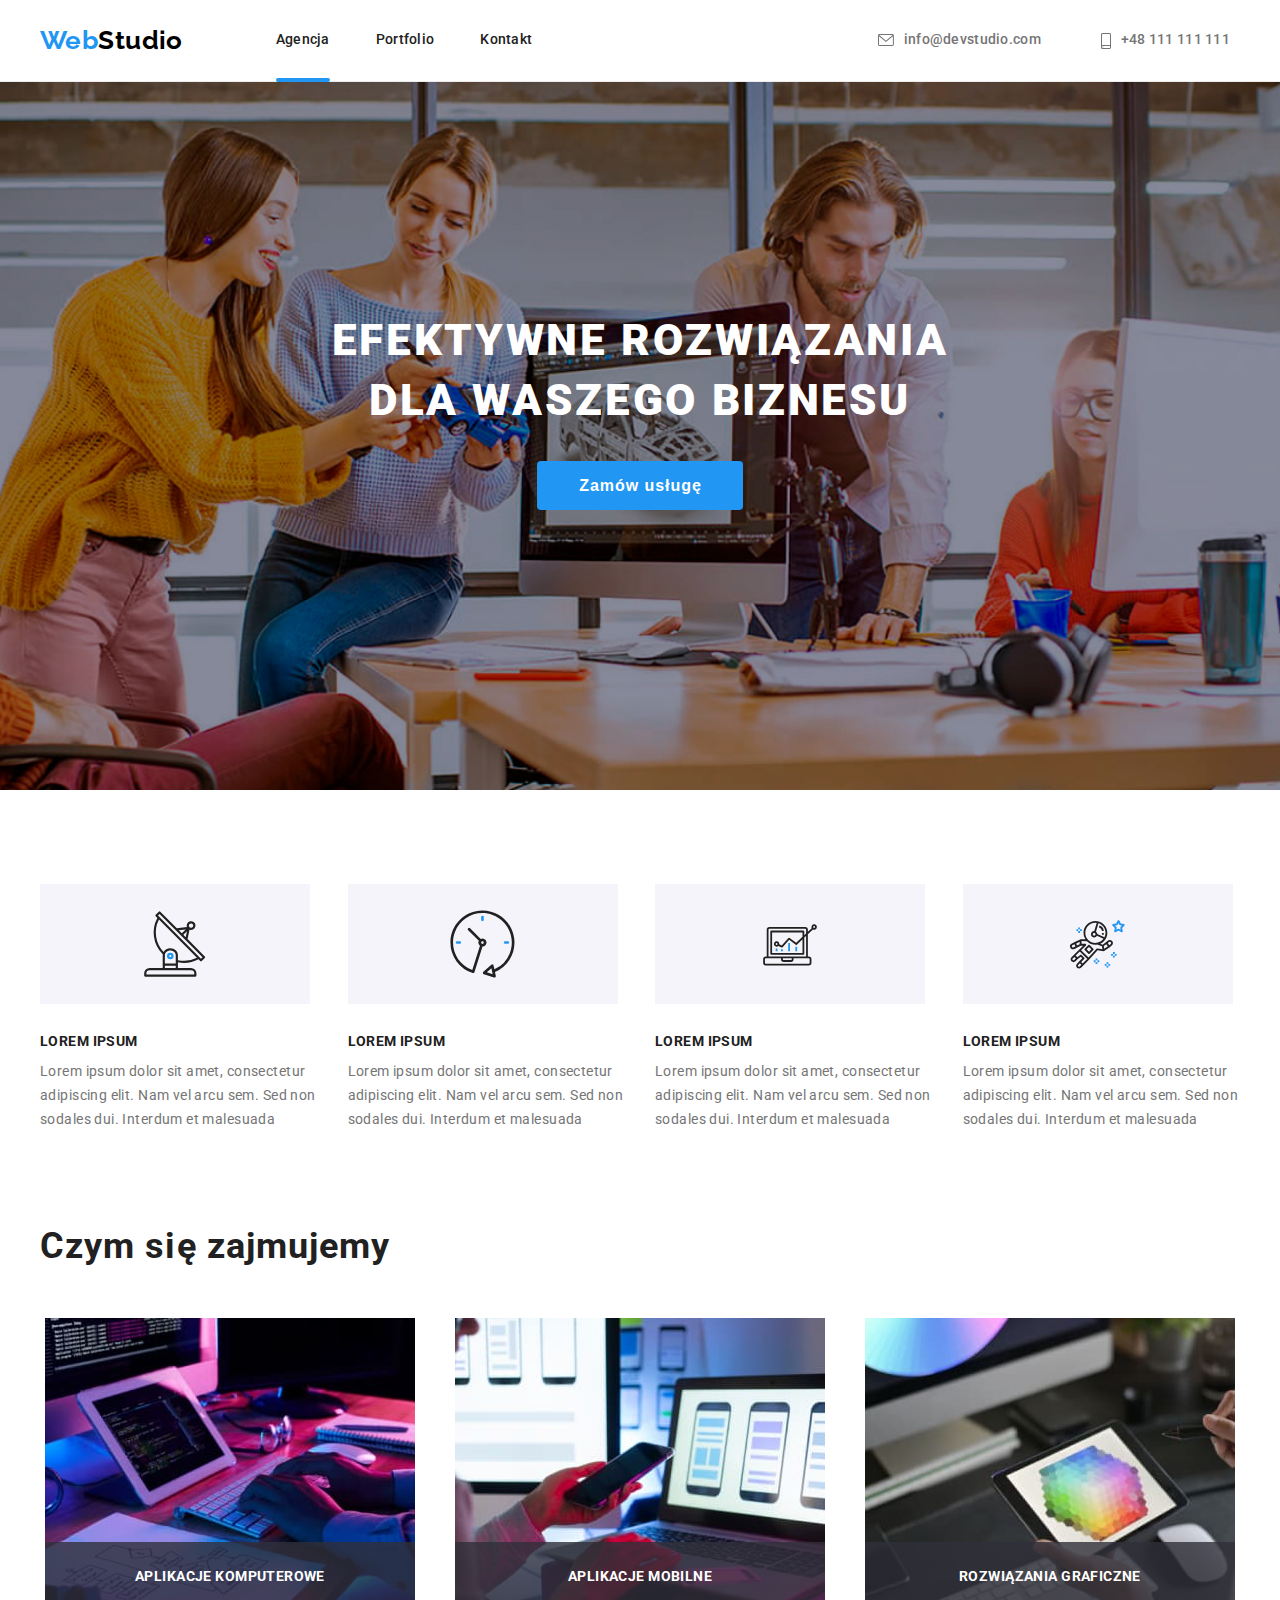
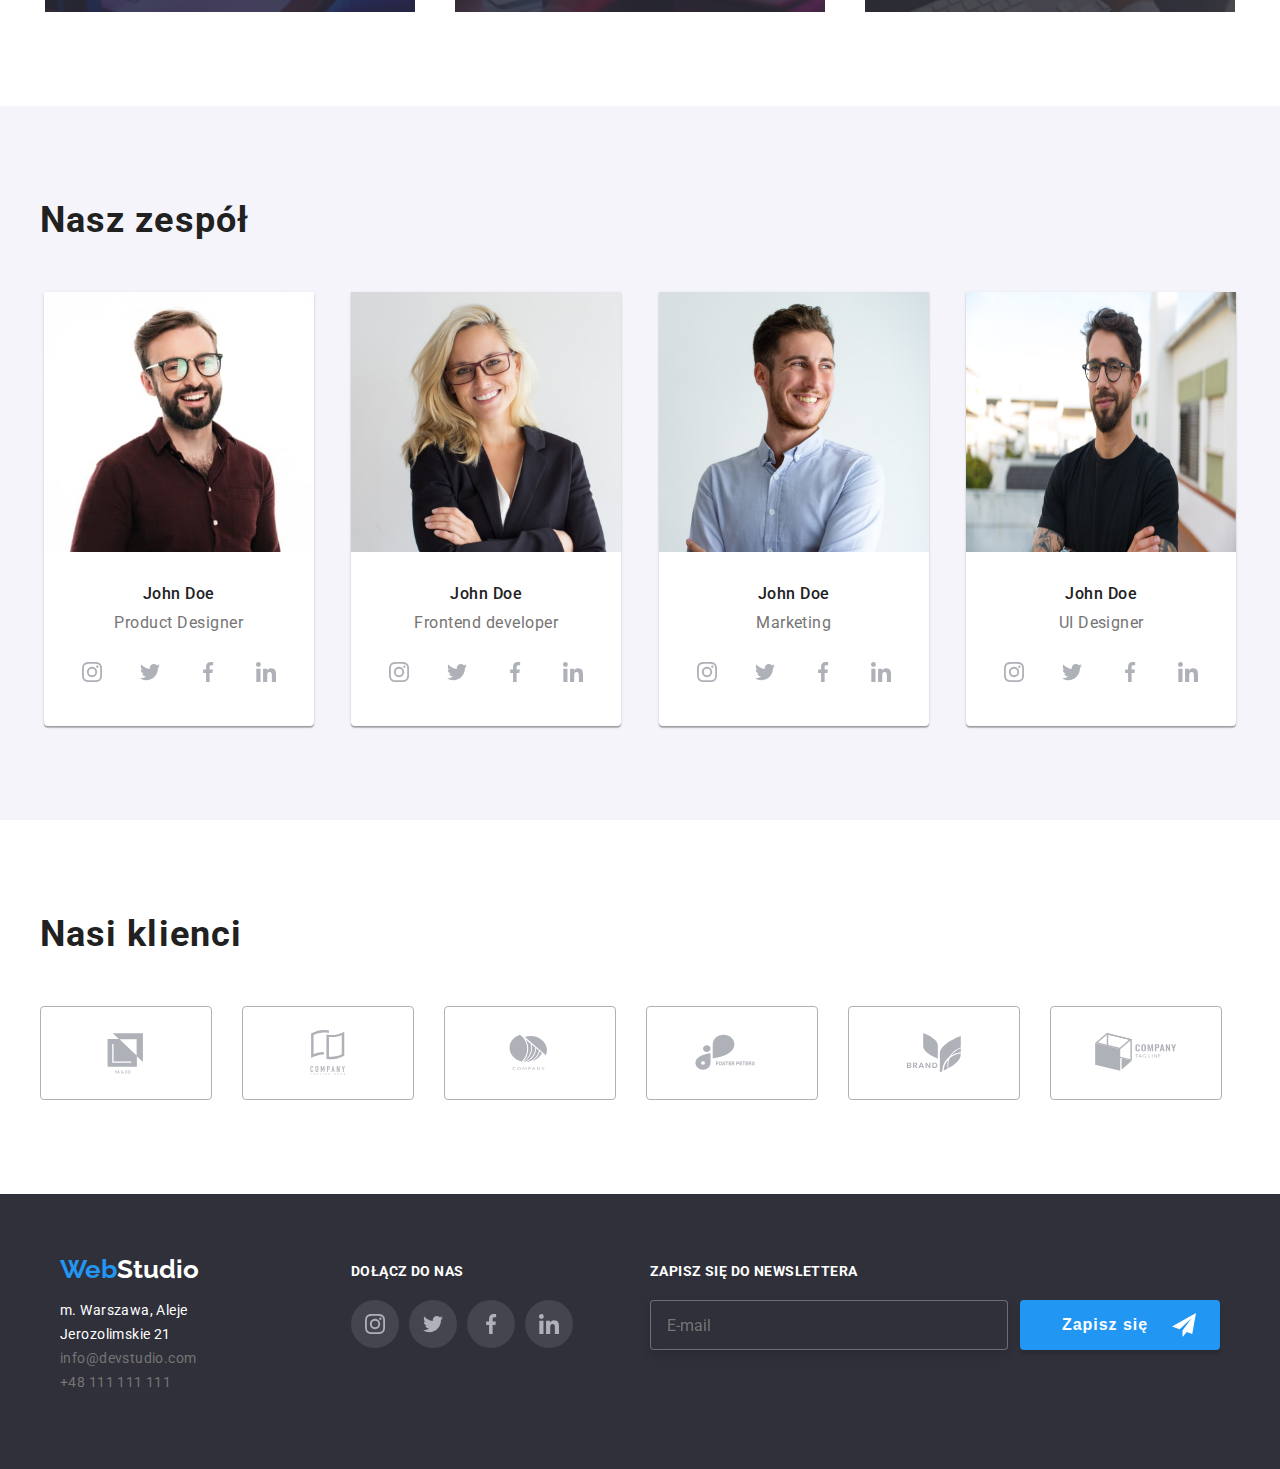
<file: index.html>
<!DOCTYPE html>
<html lang="pl">
  <head>
    <title>WebStudio</title>
    <meta name="description" content="Strona poświęcona projektowaniu stron internetowych." />
    <meta charset="UTF-8" />
    <meta http-equiv="X-UA-Compatible" content="IE=edge" />
    <meta name="viewport" content="width=device-width, initial-scale=1.0" />
    <link rel="preconnect" href="https://fonts.googleapis.com" />
    <link rel="preconnect" href="https://fonts.gstatic.com" crossorigin />
    <link
      href="https://fonts.googleapis.com/css2?family=Raleway:wght@700&family=Roboto:wght@400;500;700;900&display=swap"
      rel="stylesheet"
    />
    <link
      rel="stylesheet"
      href="./modern-normalize.min.css"
      integrity="sha512-wpPYUAdjBVSE4KJnH1VR1HeZfpl1ub8YT/NKx4PuQ5NmX2tKuGu6U/JRp5y+Y8XG2tV+wKQpNHVUX03MfMFn9Q=="
      crossorigin="anonymous"
      referrerpolicy="no-referrer"
    />
    <link rel="stylesheet" href="./css/styles.css" />
  </head>

  <body>
    <header class="header">
      <div class="cointainer">
        <div class="logo-menu">
          <a class="a" href="./"><span class="web">Web</span><span class="studio">Studio</span></a>
          <nav>
            <ul class="menu">
              <li><a class="link-nav is-on" href="./">Agencja</a></li>
              <li><a class="link-nav" href="./portfolio.html">Portfolio</a></li>
              <li><a class="link-nav" href="#contact">Kontakt</a></li>
            </ul>
          </nav>
        </div>
        <ul class="contact-header">
          <li>
            <a class="link-contact-header" href="mailto:info@devstudio.com">
              <svg class="icon-mailto" width="16" height="12">
                <use href="./images/icons.svg#icon-envelope-1"></use></svg
              >info@devstudio.com</a
            >
          </li>
          <li>
            <a class="link-contact-header" href="tel:+48111111111">
              <svg class="icon-smartphone" width="10" height="16">
                <use href="./images/icons.svg#icon-smartphone-1"></use></svg
              >+48 111 111 111</a
            >
          </li>
        </ul>
      </div>
    </header>

    <main>
      <section class="main-box">
        <h1 class="h1" class="cointainer">
          EFEKTYWNE ROZWIĄZANIA <br />
          DLA WASZEGO BIZNESU
        </h1>
        <button class="button" type="button" data-modal-open>Zamów usługę</button>
      </section>
      <section class="section">
        <h2 hidden>Nasze zalety</h2>
        <ul class="name-card">
          <li class="item">
            <div class="icon">
              <svg width="65.32" height="70">
                <use href="./images/icons.svg#icon-antenna-1-1"></use>
              </svg>
            </div>
            <h3 class="advantages">LOREM IPSUM</h3>
            <p class="advantages-paragraph">
              Lorem ipsum dolor sit amet, consectetur adipiscing elit. Nam vel arcu sem. Sed non
              sodales dui. Interdum et malesuada
            </p>
          </li>
          <li class="item">
            <div class="icon">
              <svg width="66.96" height="70">
                <use href="./images/icons.svg#icon-clock-1-1"></use>
              </svg>
            </div>
            <h3 class="advantages">LOREM IPSUM</h3>
            <p class="advantages-paragraph">
              Lorem ipsum dolor sit amet, consectetur adipiscing elit. Nam vel arcu sem. Sed non
              sodales dui. Interdum et malesuada
            </p>
          </li>
          <li class="item">
            <div class="icon">
              <svg width="70" height="53.69">
                <use href="./images/icons.svg#icon-diagram-1-1"></use>
              </svg>
            </div>
            <h3 class="advantages">LOREM IPSUM</h3>
            <p class="advantages-paragraph">
              Lorem ipsum dolor sit amet, consectetur adipiscing elit. Nam vel arcu sem. Sed non
              sodales dui. Interdum et malesuada
            </p>
          </li>
          <li class="item">
            <div class="icon">
              <svg width="54.83" height="60.66">
                <use href="./images/icons.svg#icon-astronaut-1-1"></use>
              </svg>
            </div>
            <h3 class="advantages">LOREM IPSUM</h3>
            <p class="advantages-paragraph">
              Lorem ipsum dolor sit amet, consectetur adipiscing elit. Nam vel arcu sem. Sed non
              sodales dui. Interdum et malesuada
            </p>
          </li>
        </ul>
      </section>
      <section class="projects">
        <h2 class="h2">Czym się zajmujemy</h2>
        <ul class="name-card">
          <li class="item-projects">
            <figure class="img-with-title">
              <img src="images/img.jpg" alt="komputer1" width="370" height="294" />
              <figcaption class="img-title">APLIKACJE KOMPUTEROWE</figcaption>
            </figure>
          </li>
          <li class="item-projects">
            <figure class="img-with-title">
              <img src="images/img1.jpg" alt="komputer2" width="370" height="294" />
              <figcaption class="img-title">APLIKACJE MOBILNE</figcaption>
            </figure>
          </li>
          <li class="item-projects">
            <figure class="img-with-title">
              <img src="images/img2.jpg" alt="komputer3" width="370" height="294" />
              <figcaption class="img-title">ROZWIĄZANIA GRAFICZNE</figcaption>
            </figure>
          </li>
        </ul>
      </section>
      <section class="team">
        <div class="team-box">
          <h2 class="h2">Nasz zespół</h2>
          <ul class="name-card">
            <li class="item-team">
              <img
                src="images/img3.jpg"
                alt="uśmiechnięty mężczyzna w okularach"
                width="270"
                height="260"
              />
              <h3 class="h3">John Doe</h3>
              <p class="p">Product Designer</p>
              <div class="icon-container">
                <a class="icon-social-media"
                  ><svg width="20" height="20" viewBox="0 0 40 40">
                    <use href="./images/icons.svg#icon-instagram-2-1"></use></svg
                ></a>

                <a class="icon-social-media"
                  ><svg width="20" height="20" viewBox="0 0 40 40">
                    <use href="./images/icons.svg#icon-twitter-1-1"></use></svg
                ></a>

                <a class="icon-social-media"
                  ><svg width="20" height="20" viewBox="0 0 40 40">
                    <use href="./images/icons.svg#icon-facebook-1-1"></use></svg
                ></a>

                <a class="icon-social-media"
                  ><svg width="20" height="20" viewBox="0 0 40 40">
                    <use href="./images/icons.svg#icon-linkedin-1-3"></use></svg
                ></a>
              </div>
            </li>
            <li class="item-team">
              <img
                src="images/img4.jpg"
                alt="uśmiechnięta Kobieta w okularach"
                width="270"
                height="260"
              />
              <h3 class="h3">John Doe</h3>
              <p class="p">Frontend developer</p>
              <div class="icon-container">
                <a class="icon-social-media"
                  ><svg width="20" height="20" viewBox="0 0 40 40">
                    <use href="./images/icons.svg#icon-instagram-2-1"></use></svg
                ></a>

                <a class="icon-social-media"
                  ><svg width="20" height="20" viewBox="0 0 40 40">
                    <use href="./images/icons.svg#icon-twitter-1-1"></use></svg
                ></a>

                <a class="icon-social-media"
                  ><svg width="20" height="20" viewBox="0 0 40 40">
                    <use href="./images/icons.svg#icon-facebook-1-1"></use></svg
                ></a>

                <a class="icon-social-media"
                  ><svg width="20" height="20" viewBox="0 0 40 40">
                    <use href="./images/icons.svg#icon-linkedin-1-3"></use></svg
                ></a>
              </div>
            </li>
            <li class="item-team">
              <img src="images/img6.jpg" alt="uśmiechnięty mężczyzna" width="270" height="260" />
              <h3 class="h3">John Doe</h3>
              <p class="p">Marketing</p>
              <div class="icon-container">
                <a class="icon-social-media"
                  ><svg width="20" height="20" viewBox="0 0 40 40">
                    <use href="./images/icons.svg#icon-instagram-2-1"></use></svg
                ></a>

                <a class="icon-social-media"
                  ><svg width="20" height="20" viewBox="0 0 40 40">
                    <use href="./images/icons.svg#icon-twitter-1-1"></use></svg
                ></a>

                <a class="icon-social-media"
                  ><svg width="20" height="20" viewBox="0 0 40 40">
                    <use href="./images/icons.svg#icon-facebook-1-1"></use></svg
                ></a>

                <a class="icon-social-media"
                  ><svg width="20" height="20" viewBox="0 0 40 40">
                    <use href="./images/icons.svg#icon-linkedin-1-3"></use></svg
                ></a>
              </div>
            </li>
            <li class="item-team">
              <img src="images/img5.jpg" alt="Mężczyzna w okularach" width="270" height="260" />
              <h3 class="h3">John Doe</h3>
              <p class="p">UI Designer</p>
              <div class="icon-container">
                <a class="icon-social-media"
                  ><svg width="20" height="20" viewBox="0 0 40 40">
                    <use href="./images/icons.svg#icon-instagram-2-1"></use></svg
                ></a>

                <a class="icon-social-media"
                  ><svg width="20" height="20" viewBox="0 0 40 40">
                    <use href="./images/icons.svg#icon-twitter-1-1"></use></svg
                ></a>

                <a class="icon-social-media"
                  ><svg width="20" height="20" viewBox="0 0 40 40">
                    <use href="./images/icons.svg#icon-facebook-1-1"></use></svg
                ></a>

                <a class="icon-social-media"
                  ><svg width="20" height="20" viewBox="0 0 40 40">
                    <use href="./images/icons.svg#icon-linkedin-1-3"></use></svg
                ></a>
              </div>
            </li>
          </ul>
        </div>
      </section>
      <section class="clients">
        <div class="clients-box">
          <h2 class="h2">Nasi klienci</h2>
          <div class="clients-container">
            <svg class="icon-clients" width="41" height="46.7" viewBox="0 0 40 40">
              <use href="./images/icons.svg#icon-Logo-6"></use></svg
            ><svg class="icon-clients" width="40" height="52" viewBox="0 0 40 40">
              <use href="./images/icons.svg#icon-Logo-7"></use></svg
            ><svg class="icon-clients" width="43.46" height="41.18" viewBox="0 0 40 40">
              <use href="./images/icons.svg#icon-Logo-8"></use></svg
            ><svg class="icon-clients" width="84.44" height="40.62" viewBox="0 0 40 40">
              <use href="./images/icons.svg#icon-Logo-9"></use>
            </svg>
            <svg class="icon-clients" width="62.54" height="45.43" viewBox="0 0 40 40">
              <use href="./images/icons.svg#icon-Logo-10"></use>
            </svg>
            <svg class="icon-clients" width="93.79" height="43.93" viewBox="0 0 40 40">
              <use href="./images/icons.svg#icon-Logo-11"></use>
            </svg>
          </div>
        </div>
      </section>
    </main>

    <footer class="footer-box">
      <div class="cointainer">
        <div>
          <a class="footer-logo" href="./"
            ><span class="web-footer">Web</span><span class="studio-footer">Studio</span></a
          >
          <address>
            <ul>
              <li>
                <a
                  class="footer-address"
                  href="https://goo.gl/maps/4mvbAodd3Mhs6b2KA"
                  target="_blank"
                  rel="noopener noreferrer nofollow"
                  >m. Warszawa, Aleje Jerozolimskie 21</a
                >
              </li>
              <li>
                <a class="footer-contact" class="footer" href="mailto:info@devstudio.com"
                  >info@devstudio.com</a
                >
              </li>
              <li>
                <a class="footer-contact" class="footer" href="tel:+48111111111">+48 111 111 111</a>
              </li>
            </ul>
          </address>
        </div>
        <div>
          <p class="join-us">DOŁĄCZ DO NAS</p>

          <div class="join-us-container">
            <a class="icon-join-us"
              ><svg width="20" height="20" viewBox="0 0 40 40">
                <use href="./images/icons.svg#icon-instagram-2-1"></use></svg
            ></a>

            <a class="icon-join-us"
              ><svg width="20" height="20" viewBox="0 0 40 40">
                <use href="./images/icons.svg#icon-twitter-1-1"></use></svg
            ></a>

            <a class="icon-join-us"
              ><svg width="20" height="20" viewBox="0 0 40 40">
                <use href="./images/icons.svg#icon-facebook-1-1"></use></svg
            ></a>

            <a class="icon-join-us"
              ><svg width="20" height="20" viewBox="0 0 40 40">
                <use href="./images/icons.svg#icon-linkedin-1-3"></use></svg
            ></a>
          </div>
        </div>
        <div>
          <p class="submit">ZAPISZ SIĘ DO NEWSLETTERA</p>
          <form class="modal-form" name="submit-form" novalidate>
            <input class="footer-input" type="email" name="email" placeholder="E-mail" required
            pattern="[a-z0-9._%+-]+@[pa-z0-9.-]+\.[a-z]{2-4}$"" />
            <button class="button-sign-in" type="sumbit">
              Zapisz się<svg width="24" height="24" viewBox="0 0 32 32">
                <use href="./images/icons.svg#icon-icon-send-1"></use>
              </svg>
            </button>
          </form>
        </div>
      </div>
    </footer>
    <div class="backdrop is-hidden" data-modal>
      <div class="modal">
        <button type="button" class="close-button" data-modal-close>
          <svg width="24" height="24" viewBox="0 0 32 32">
            <use href="./images/icons.svg#icon-close-black-18dp-2-1-1"></use>
          </svg>
        </button>

        <header class="modal-header">Zostaw swoje dane w formularzu poniżej</header>

        <form>
          <label for="username"><p class="label-modal">Imię</p></label>
          <div class="input-box">
            <svg class="modal-icon" width="12" height="12" viewBox="0 0 32 32">
              <use href="./images/icons.svg#icon-Vector"></use>
            </svg>
            <input type="text" name="user-name" id="username" required minlength="2" />
          </div>

          <label for="userphone"><p class="label-modal">Telefon</p></label>
          <div class="input-box">
            <svg class="modal-icon" width="13" height="13" viewBox="0 0 32 32">
              <use href="./images/icons.svg#icon-Vector-1"></use>
            </svg>
            <input
              type="number"
              name="user-phone"
              id="userphone"
              minlength="9"
              maxlength="15"
              required
            />
          </div>

          <label for="useremail"><p class="label-modal">Email</p></label>
          <div class="input-box">
            <svg class="modal-icon" width="15" height="12" viewBox="0 0 32 32">
              <use href="./images/icons.svg#icon-Vector-2"></use>
            </svg>
            <input type="email" name="user-email" id="useremail" required
            pattern="[a-z0-9._%+-]+@[pa-z0-9.-]+\.[a-z]{2-4}$"" />
          </div>

          <label for="textarea"><p class="label-modal">Komentarz</p></label>

          <textarea
            class="modal-textarea"
            type="text"
            name="feedback"
            rows="5"
            hight="120"
            placeholder="Wprowadź tekst"
            id="textarea"
          ></textarea>

          <div class="checkbox">
            <div class="chceckbox_control">
              <input
                class="checkbox_input"
                type="checkbox"
                id="check"
                name="check"
                value="1"
                required
              />
              <svg
                class="checkbox-icon"
                width="16"
                height="15
            "
                viewBox="0 0 42 32"
              >
                <use href="./images/icons.svg#icon-Vector-3"></use>
              </svg>
            </div>
            <label for="check">
              <p class="modal-agreement">
                Oświadczam iż akceptuję <a href="./" class="modal-agreement-1">Regulamin</a> i
                <a href="./" class="modal-agreement-1">Politykę Prywatności.</a>
              </p>
            </label>
          </div>

          <div class="button-box">
            <button class="modal-buttom" type="submit">Wyślij</button>
          </div>
        </form>
      </div>
    </div>
    <script src="./js/modal.js"></script>
  </body>
</html>
</file>
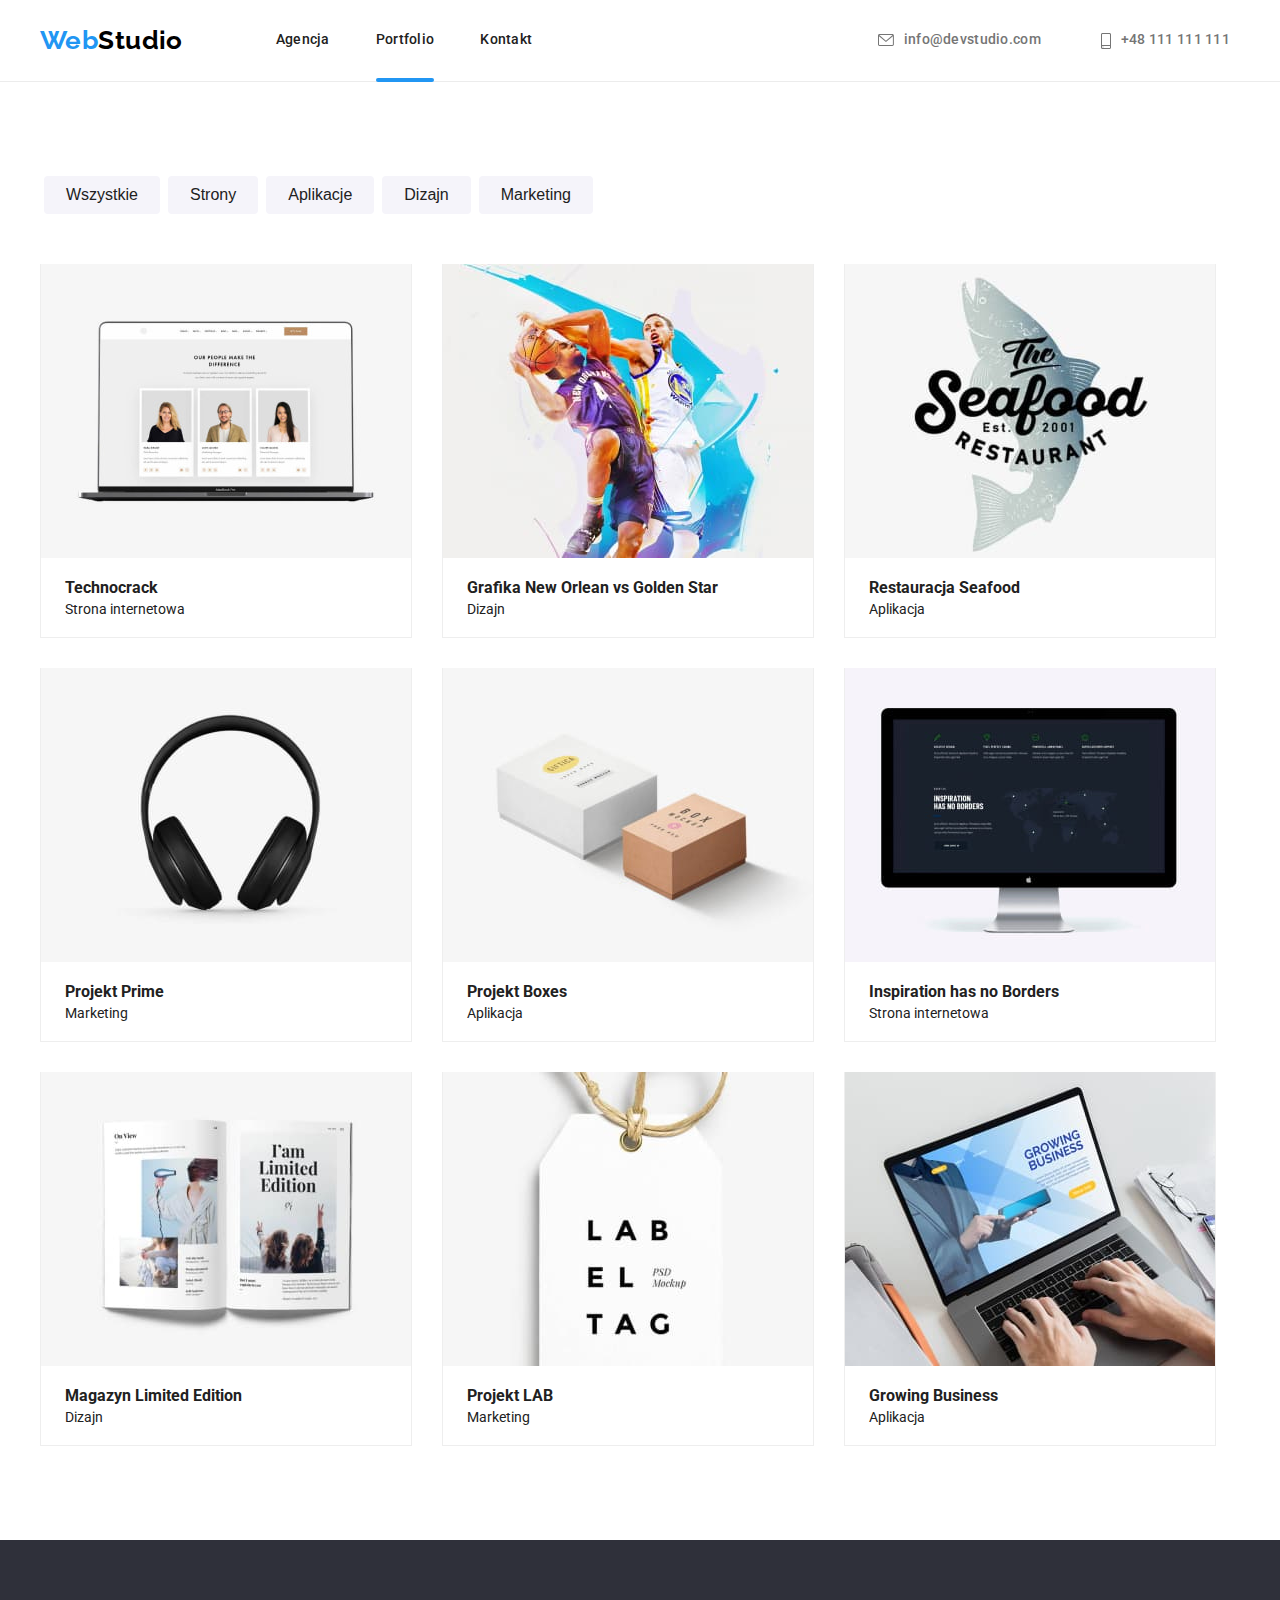
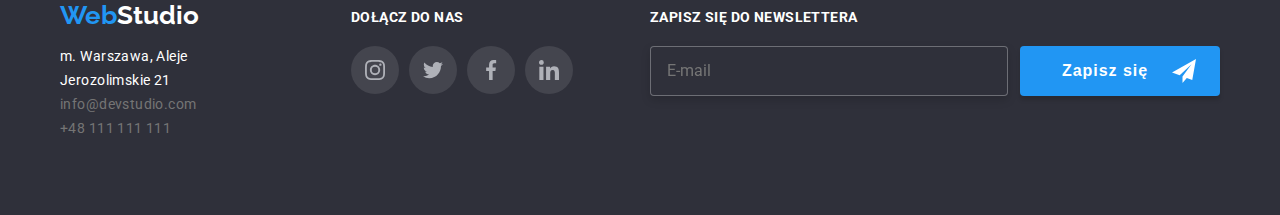
<file: portfolio.html>
<!DOCTYPE html>
<html lang="pl">
  <head>
    <title>Portfolio</title>
    <meta name="description" content="Strona poświęcona projektowaniu stron internetowych." />
    <meta charset="UTF-8" />
    <meta http-equiv="X-UA-Compatible" content="IE=edge" />
    <meta name="viewport" content="width=device-width, initial-scale=1.0" />
    <link rel="preconnect" href="https://fonts.googleapis.com" />
    <link rel="preconnect" href="https://fonts.gstatic.com" crossorigin />
    <link
      href="https://fonts.googleapis.com/css2?family=Raleway:wght@700&family=Roboto:wght@400;500;700;900&display=swap"
      rel="stylesheet"
    />
    <link
      rel="stylesheet"
      href="./modern-normalize.min.css"
      integrity="sha512-wpPYUAdjBVSE4KJnH1VR1HeZfpl1ub8YT/NKx4PuQ5NmX2tKuGu6U/JRp5y+Y8XG2tV+wKQpNHVUX03MfMFn9Q=="
      crossorigin="anonymous"
      referrerpolicy="no-referrer"
    />
    <link rel="stylesheet" href="./css/styles.css" />
  </head>

  <body>
    <header class="header">
      <div class="cointainer">
        <div class="logo-menu">
          <a class="a" href="./"><span class="web">Web</span><span class="studio">Studio</span></a>
          <nav>
            <ul class="menu">
              <li><a class="link-nav" href="./">Agencja</a></li>
              <li><a class="link-nav is-on" href="./portfolio.html">Portfolio</a></li>
              <li><a class="link-nav" href="#contact">Kontakt</a></li>
            </ul>
          </nav>
        </div>
        <ul class="contact-header">
          <li>
            <a class="link-contact-header" href="mailto:info@devstudio.com">
              <svg class="icon-mailto" width="16" height="12">
                <use href="./images/icons.svg#icon-envelope-1"></use></svg
              >info@devstudio.com</a
            >
          </li>
          <li>
            <a class="link-contact-header" href="tel:+48111111111">
              <svg class="icon-smartphone" width="10" height="16">
                <use href="./images/icons.svg#icon-smartphone-1"></use></svg
              >+48 111 111 111</a
            >
          </li>
        </ul>
      </div>
    </header>

    <main>
      <div class="section1">
        <ul class="buttons">
          <li><button class="portfolio-button" type="button">Wszystkie</button></li>
          <li><button class="portfolio-button" type="button">Strony</button></li>
          <li><button class="portfolio-button" type="button">Aplikacje</button></li>
          <li><button class="portfolio-button" type="button">Dizajn</button></li>
          <li><button class="portfolio-button" type="button">Marketing</button></li>
        </ul>
      </div>

      <div class="section2">
        <ul class="pictures">
          <li class="portfolio-pictures">
            <div class="overlay-box">
              <img
                src="images/portfolio1.jpg"
                alt="Laptop z wyświetloną przykładową stroną internetową"
                width="370"
                height="294"
              />
              <p class="overlay">
                Technocrack jest popularną platformą wykorzystywaną do rozpowszechniania
                koronawirusa. Firmy wykorzystują tę platformę do celów szpiegowskich i ataków na
                niezabezpieczone serwery konkurencji
              </p>
            </div>

            <h3 class="portfolio-h3">Technocrack</h3>
            <p class="portfolio-p">Strona internetowa</p>
          </li>

          <li class="portfolio-pictures">
            <div class="overlay-box">
              <img
                src="images/portfolio2.jpg"
                alt="Dwóch zawodników koszykówki walczących o piłkę"
                width="370"
                height="294"
              />
              <p class="overlay">
                Technocrack jest popularną platformą wykorzystywaną do rozpowszechniania
                koronawirusa. Firmy wykorzystują tę platformę do celów szpiegowskich i ataków na
                niezabezpieczone serwery konkurencji
              </p>
            </div>
            <h3 class="portfolio-h3">Grafika New Orlean vs Golden Star</h3>
            <p class="portfolio-p">Dizajn</p>
          </li>
          <li class="portfolio-pictures">
            <div class="overlay-box">
              <img
                src="images/portfolio3.jpg"
                alt="Logo restauracji z rybą w tle"
                width="370"
                height="294"
              />
              <p class="overlay">
                Technocrack jest popularną platformą wykorzystywaną do rozpowszechniania
                koronawirusa. Firmy wykorzystują tę platformę do celów szpiegowskich i ataków na
                niezabezpieczone serwery konkurencji
              </p>
            </div>
            <h3 class="portfolio-h3">Restauracja Seafood</h3>
            <p class="portfolio-p">Aplikacja</p>
          </li>
          <li class="portfolio-pictures">
            <div class="overlay-box">
              <img
                src="images/portfolio4.jpg"
                alt="Czarne słuchawki audio na białym tle"
                width="370"
                height="294"
              />
              <p class="overlay">
                Technocrack jest popularną platformą wykorzystywaną do rozpowszechniania
                koronawirusa. Firmy wykorzystują tę platformę do celów szpiegowskich i ataków na
                niezabezpieczone serwery konkurencji
              </p>
            </div>
            <h3 class="portfolio-h3">Projekt Prime</h3>
            <p class="portfolio-p">Marketing</p>
          </li>
          <li class="portfolio-pictures">
            <div class="overlay-box">
              <img
                src="images/portfolio5.jpg"
                alt="Dwa kartonowe opakowania"
                width="370"
                height="294"
              />
              <p class="overlay">
                Technocrack jest popularną platformą wykorzystywaną do rozpowszechniania
                koronawirusa. Firmy wykorzystują tę platformę do celów szpiegowskich i ataków na
                niezabezpieczone serwery konkurencji
              </p>
            </div>
            <h3 class="portfolio-h3">Projekt Boxes</h3>
            <p class="portfolio-p">Aplikacja</p>
          </li>
          <li class="portfolio-pictures">
            <div class="overlay-box">
              <img
                src="images/portfolio6.jpg"
                alt="Czarny monitor komputera z wyświetloną przykładową stroną internetową"
                width="370"
                height="294"
              />
              <p class="overlay">
                Technocrack jest popularną platformą wykorzystywaną do rozpowszechniania
                koronawirusa. Firmy wykorzystują tę platformę do celów szpiegowskich i ataków na
                niezabezpieczone serwery konkurencji
              </p>
            </div>
            <h3 class="portfolio-h3">Inspiration has no Borders</h3>
            <p class="portfolio-p">Strona internetowa</p>
          </li>
          <li class="portfolio-pictures">
            <div class="overlay-box">
              <img
                src="images/portfolio7.jpg"
                alt="Orwarty magazyn na białym tle"
                width="370"
                height="294"
              />
              <p class="overlay">
                Technocrack jest popularną platformą wykorzystywaną do rozpowszechniania
                koronawirusa. Firmy wykorzystują tę platformę do celów szpiegowskich i ataków na
                niezabezpieczone serwery konkurencji
              </p>
            </div>
            <h3 class="portfolio-h3">Magazyn Limited Edition</h3>
            <p class="portfolio-p">Dizajn</p>
          </li>
          <li class="portfolio-pictures">
            <div class="overlay-box">
              <img
                src="images/portfolio8.jpg"
                alt="Przykładowy projekt metki"
                width="370"
                height="294"
              />
              <p class="overlay">
                Technocrack jest popularną platformą wykorzystywaną do rozpowszechniania
                koronawirusa. Firmy wykorzystują tę platformę do celów szpiegowskich i ataków na
                niezabezpieczone serwery konkurencji
              </p>
            </div>
            <h3 class="portfolio-h3">Projekt LAB</h3>
            <p class="portfolio-p">Marketing</p>
          </li>
          <li class="portfolio-pictures">
            <div class="overlay-box">
              <img
                src="images/portfolio9.jpg"
                alt="Dłonie osoby pracującej na laptopie"
                width="370"
                height="294"
              />
              <p class="overlay">
                Technocrack jest popularną platformą wykorzystywaną do rozpowszechniania
                koronawirusa. Firmy wykorzystują tę platformę do celów szpiegowskich i ataków na
                niezabezpieczone serwery konkurencji
              </p>
            </div>
            <h3 class="portfolio-h3">Growing Business</h3>
            <p class="portfolio-p">Aplikacja</p>
          </li>
        </ul>
      </div>
    </main>

     <footer class="footer-box">
      <div class="cointainer">
        <div>
          <a class="footer-logo" href="./"
            ><span class="web-footer">Web</span><span class="studio-footer">Studio</span></a
          >
          <address>
            <ul>
              <li>
                <a
                  class="footer-address"
                  href="https://goo.gl/maps/4mvbAodd3Mhs6b2KA"
                  target="_blank"
                  rel="noopener noreferrer nofollow"
                  >m. Warszawa, Aleje Jerozolimskie 21</a
                >
              </li>
              <li>
                <a class="footer-contact" class="footer" href="mailto:info@devstudio.com"
                  >info@devstudio.com</a
                >
              </li>
              <li>
                <a class="footer-contact" class="footer" href="tel:+48111111111">+48 111 111 111</a>
              </li>
            </ul>
          </address>
        </div>
        <div>
          <p class="join-us">DOŁĄCZ DO NAS</p>

          <div class="join-us-container">
            <a class="icon-join-us"
              ><svg width="20" height="20" viewBox="0 0 40 40">
                <use href="./images/icons.svg#icon-instagram-2-1"></use></svg
            ></a>

            <a class="icon-join-us"
              ><svg width="20" height="20" viewBox="0 0 40 40">
                <use href="./images/icons.svg#icon-twitter-1-1"></use></svg
            ></a>

            <a class="icon-join-us"
              ><svg width="20" height="20" viewBox="0 0 40 40">
                <use href="./images/icons.svg#icon-facebook-1-1"></use></svg
            ></a>

            <a class="icon-join-us"
              ><svg width="20" height="20" viewBox="0 0 40 40">
                <use href="./images/icons.svg#icon-linkedin-1-3"></use></svg
            ></a>
          </div>
        </div>
        <div>
          <p class="submit">ZAPISZ SIĘ DO NEWSLETTERA</p>
          <form class="modal-form" name="submit-form" novalidate>
            <input class="footer-input" type="email" name="email" placeholder="E-mail" required
            pattern="[a-z0-9._%+-]+@[pa-z0-9.-]+\.[a-z]{2-4}$"" />
            <button class="button-sign-in" type="sumbit">
              Zapisz się<svg width="24" height="24" viewBox="0 0 32 32">
                <use href="./images/icons.svg#icon-icon-send-1"></use>
              </svg>
            </button>
          </form>
        </div>
      </div>
    </footer>
  </body>
</html>
</file>
<file: css/styles.css>
body {
  font-family: 'Roboto', 'sans-serif';
  color: var(--main-color);
  font-size: 14px;
  text-decoration: none;
  margin: 0px;
}

:root {
  --main-color: #212121;
  --secondary-color: #757575;
  --highlight-color: #2196f3;
}

.link-nav:hover,
.link-nav:focus {
  color: var(--highlight-color);
  text-decoration: none;
  letter-spacing: 0.02em;
  line-height: 1.14;
  display: flex;
  transition-duration: 250ms;
  transition-timing-function: cubic-bezier(0.4, 0, 0.2, 1);
}

.header {
  text-decoration: none;
  width: 100%;
  padding: 0px;
  display: flex;
  margin: 0 auto;
  justify-content: space-between;
  border-bottom: 1px solid #ececec;
}

.header .cointainer {
  display: flex;
  align-items: center;
  justify-content: space-between;
  width: 100%;
  margin: 0 auto;
}

nav {
  display: block;
}

.logo-menu {
  display: flex;
  margin: 0px;
}

.link-nav {
  color: var(--main-color);
  text-decoration: none;
  letter-spacing: 0.02em;
  line-height: 1.14;
  font-style: normal;
  font-weight: 500;
  font-size: 14px;
  display: flex;
  margin: 32px 46px 32px 0px;
  transition-property: color;
}

.is-on {
  position: relative;
}

.is-on::after {
  content: '';
  position: absolute;
  background: var(--highlight-color);
  border-radius: 2px;
  width: 100%;
  height: 4px;
  margin-top: 46px;
}

.menu {
  display: flex;
  margin: 0px;
  flex-grow: 2;
  justify-content: flex-start;
}

.contact-header {
  display: flex;
  margin: 0px;
}

.logo-menu .link-contact-header {
  display: flex;
  align-items: center;
  justify-content: space-between;
}

.link-contact-header {
  color: var(--secondary-color);
  cursor: pointer;
  letter-spacing: 0.02em;
  line-height: 1.14;
  text-decoration: none;
  font-weight: 500;
  font-size: 14px;
  display: flex;
  padding: 0px 10px 0px 50px;
  align-items: center;
  transition-property: color;
}

.link-contact-header:hover,
.link-contact-header:focus {
  color: var(--highlight-color);
  text-decoration: none;
  letter-spacing: 0.02em;
  line-height: 1.14;
  cursor: pointer;
  font-weight: 500;
  font-size: 14px;
  display: flex;
  transition-duration: 250ms;
  transition-timing-function: cubic-bezier(0.4, 0, 0.2, 1);
}

.link-contact-header:focus,
.link-contact-header:hover svg {
  fill: var(--highlight-color);
  transition-duration: 250ms;
  transition-timing-function: cubic-bezier(0.4, 0, 0.2, 1);
}

.a {
  text-decoration: none;
  color: black;
  cursor: pointer;
  letter-spacing: 0.03em;
  align-items: center;
  margin: 0px;
  justify-content: start;
  padding: 25px 93px 25px 0px;
}

.studio:hover,
.studio:focus,
.studio-footer:hover,
.studio-footer:focus,
.web:focus,
.web:hover {
  color: var(--highlight-color);
  transition-duration: 250ms;
  transition-timing-function: cubic-bezier(0.4, 0, 0.2, 1);
}

.h1 {
  letter-spacing: 0.06em;
  line-height: 1.36;
  font-style: normal;
  font-weight: 900;
  font-size: 44px;
}

.web {
  font-family: Raleway;
  color: var(--highlight-color);
  font-size: 26px;
  font-style: bold;
  text-decoration: none;
  line-height: 1.19;
  font-style: normal;
  font-weight: 700;
  font-size: 26px;
  transition-property: color;
}

.studio {
  font-family: Raleway;
  color: #000000;
  font-size: 26px;
  font-style: bold;
  text-decoration: none;
  line-height: 1.19;
  font-style: normal;
  font-weight: 700;
  font-size: 26px;
  transition-property: color;
}

.main-box {
  background-color: #2f303a;
  background-image: url('../images/img10.jpg'), url('../images/img10overlay.jpg'),
    linear-gradient(to right, #2f303a 40%, transparent);
  background-position: center;
  background-size: cover;
  background-repeat: no-repeat;
  color: #ffffff;
  text-align: center;
  padding-top: 200px;
  padding-bottom: 280px;
  margin: 0px;
}

.button:hover,
.button:focus {
  color: var(--secondary-color);
  background-color: var(--highlight-color);
  line-height: 1.87;
  font-style: normal;
  font-weight: 700;
  font-size: 16px;
  padding: 10px 41px 10px 42px;
  transition-duration: 250ms;
  transition-timing-function: cubic-bezier(0.4, 0, 0.2, 1);
}

.button {
  background-color: var(--highlight-color);
  color: #ffffff;
  font-size: 16px;
  border-radius: 4px;
  cursor: pointer;
  align-items: center;
  letter-spacing: 0.06em;
  line-height: 1.87;
  font-style: normal;
  font-weight: 700;
  font-size: 16px;
  border-style: none;
  padding: 10px 41px 10px 42px;
  transition-property: color, background-color;
  
}

.advantages {
  font-weight: 700;
  text-align: center;
  letter-spacing: 0.03em;
  line-height: 1.14;
  font-style: normal;
  font-size: 14px;
  padding-bottom: 10px;
  margin: 0px;
}

.advantages-paragraph {
  color: var(--secondary-color);
  letter-spacing: 0.03em;
  line-height: 1.71;
  font-style: normal;
  font-size: 14px;
  padding: 0px;
  margin: 0px;
}

.projects {
  max-width: 1200px;
  padding-bottom: 94px;
  margin-left: auto;
  margin-right: auto;
  justify-items: left;
}

.team {
  max-width: 100%;
  background-color: #f5f4fa;
  margin: 0px;
}

.team-box {
  max-width: 1200px;
  padding-top: 94px;
  padding-bottom: 94px;
  margin-left: auto;
  margin-right: auto;
  justify-items: left;
}

.h2 {
  text-align: center;
  letter-spacing: 0.03em;
  line-height: 1.16;
  font-style: normal;
  font-weight: 700;
  font-size: 36px;
  justify-items: center;
  margin-bottom: 50px;
  margin-top: 0px;
}

.section.h2 {
  margin: 0px;
  padding: 0px;
}

.h3 {
  font-weight: 500;
  letter-spacing: 0.03em;
  line-height: 1.18;
  font-style: normal;
  font-size: 16px;
  padding-bottom: 10px;
}

.p {
  color: var(--secondary-color);
  letter-spacing: 0.03em;
  line-height: 1.18;
  font-style: normal;
  font-weight: 400;
  font-size: 16px;
  margin: 0px;
}

.footer-box {
  background-color: #2f303a;
  color: #ffffff;
  text-decoration: none;
  padding: 60px;
}

.studio-footer {
  font-family: Raleway;
  color: #ffffff;
  font-size: 26px;
  font-style: bold;
  text-decoration: none;
  line-height: 1.19;
  font-style: normal;
  font-weight: 700;
  transition-property: color;
  padding-top: 60px;
  padding-bottom: 20px;
}

.web-footer {
  font-family: Raleway;
  color: var(--highlight-color);
  font-size: 26px;
  font-style: bold;
  text-decoration: none;
  line-height: 1.19;
  font-style: normal;
  font-weight: 700;
  font-size: 26px;
  transition-property: color;
  padding-top: 60px;
  padding-bottom: 20px;
}

.footer-address {
  color: #ffffff;
  text-decoration: none;
  font-style: normal;
  letter-spacing: 1px;
  cursor: pointer;
  letter-spacing: 0.03em;
  line-height: 1.71;
  transition-property: color;
  margin-top: 20px;
}

.footer-address:hover,
.fotter-address:focus,
.footer-contact:hover,
.footer-contact:focus {
  color: var(--highlight-color);
  text-decoration: none;
  letter-spacing: 0.03em;
  line-height: 1.71;
  transition-duration: 250ms;
  transition-timing-function: cubic-bezier(0.4, 0, 0.2, 1);
}

.footer-contact {
  color: var(--secondary-color);
  font-style: normal;
  cursor: pointer;
  letter-spacing: 0.03em;
  line-height: 1.71;
  text-decoration: none;
}
.cointainer {
  display: flex;
  max-width: 1200px;
  margin: 0 auto;
}

ul {
  list-style-type: none;
  padding: 0px;
}

.section {
  max-width: 1200px;
  padding-top: 94px;
  padding-bottom: 94px;
  margin-left: auto;
  margin-right: auto;
  justify-items: left;
}

.name-card {
  display: flex;
  gap: 30px;
  margin: 0px;
  list-style: none;
  justify-content: left;
  width: 100%;
}

.item {
  flex-basis: calc((100% - 90px) / 4);
  justify-content: left;
  margin: 0px;
  display: flex;
  flex-wrap: wrap;
}

.item-projects {
  justify-content: center;
  margin-left: auto;
  margin-right: auto;
}

.img-with-title {
  position: relative;
  margin: 0px;
  display: flex;
}

.img-title {
  position: absolute;
  left: 0;
  right: 0;
  background-color: rgba(47, 48, 58, 0.8);
  color: #ffffff;
  text-align: center;
  font-size: 14px;
  font-weight: 700;
  line-height: 1.14;
  letter-spacing: 0.03em;
  bottom: 0;
  padding: 27px;
  margin: 0;
}

.item-team {
  margin-left: auto;
  margin-right: auto;
  box-shadow: 0px 1px 3px rgba(0, 0, 0, 0.12), 0px 1px 1px rgba(0, 0, 0, 0.14),
    0px 2px 1px rgba(0, 0, 0, 0.2);
  border-radius: 0px 0px 4px 4px;
  background-color: #ffffff;
  padding: 0px;
  gap: 30px;
}

.item-team .h3 {
  text-align: center;
  padding-top: 30px;
  padding-bottom: 0px;
  margin: 0px;
}

.item-team .p {
  text-align: center;
  padding-top: 10px;
  margin: 0px;
}

.icon {
  display: flex;
  justify-content: center;
  align-items: center;
  background-color: #f5f4fa;
  background-size: 270px 120px;
  object-position: 50% 50%;
  width: 270px;
  height: 120px;
  padding: 0px;
  margin-bottom: 30px;
}

.icon-mailto {
  fill: var(--secondary-color);
  padding: 34px 10px 34px 0px;
}

.icon-smartphone {
  fill: var(--secondary-color);
  padding: 33px 10px 31px 0px;
}

.icon-container {
  margin: 16px 0px 30px 0px;
  justify-content: center;
  display: flex;
  gap: 10px;
}

.icon-social-media {
  fill: #afb1b8;
  padding: 14px;
  display: flex;
  border-radius: 50%;
  transition-property: fill, background-color;
}

.icon-social-media:focus,
.icon-social-media:hover {
  background-color: var(--highlight-color);
  fill: #ffffff;
  border-radius: 50%;
  cursor: pointer;
  transition-duration: 250ms;
  transition-timing-function: cubic-bezier(0.4, 0, 0.2, 1);
}

.clients {
  max-width: 100%;
  background-color: #ffffff;
  margin: 0px;
}

.clients-box {
  max-width: 1200px;
  margin-left: auto;
  margin-right: auto;
  justify-items: left;
}

.clients .h2 {
  padding-top: 94px;
  padding-bottom: 50px;
  margin: 0px;
}

.clients-container {
  justify-content: space-evenly;
  gap: 30px;
  display: flex;
}

.icon-clients {
  border: 1px solid;
  border-color: #afb1b8;
  border-radius: 4px;
  width: 170px;
  height: 92px;
  margin-bottom: 94px;
  fill: #afb1b8;
  cursor: pointer;
  transition-property: fill, border-color;
}

.icon-clients:focus,
.icon-clients:hover {
  fill: var(--highlight-color);
  border-color: var(--highlight-color);
  transition-duration: 250ms;
  transition-timing-function: cubic-bezier(0.4, 0, 0.2, 1);
}

.join-us {
  color: #ffffff;
  letter-spacing: 0.03em;
  line-height: 1.14;
  font-style: normal;
  font-size: 14px;
  font-weight: 700;
  padding: 10px 0px 20px 70px;
  margin: 0px;
}

.join-us-container {
  margin-left: 70px;
  justify-content: space-evenly;
  gap: 10px;
  display: flex;
}

.footer-logo {
  padding: 25px 0px 25px 0px;
  text-decoration: none;
}

.icon-join-us {
  fill: #afb1b8;
  background-color: #ffffff1a;
  padding: 14px;
  border-radius: 50%;
  cursor: pointer;
  display: flex;
  transition-property: background-color;
}

.icon-join-us:focus,
.icon-join-us:hover {
  background-color: var(--highlight-color);
  fill: #ffffff;
  border-radius: 50%;
  cursor: pointer;
  transition-duration: 250ms;
  transition-timing-function: cubic-bezier(0.4, 0, 0.2, 1);
}

.submit {
  display: flex;
  color: #ffffff;
  letter-spacing: 0.03em;
  line-height: 1.14;
  font-style: normal;
  font-size: 14px;
  font-weight: 700;
  padding: 10px 0px 20px 77px;
  margin: 0px;
}

.footer-input {
  box-sizing: border-box;
  display: flex;
  justify-content: center;
  border-color: rgba(255, 255, 255, 0.3);
  background-color: #2f303a;
  color: var(--highlight-color);
  margin-left: 77px;
  width: 358px;
  height: 50px;
  padding-left: 16px;
  font-family: Roboto;
  font-size: 16px;
  line-height: 20px;
  letter-spacing: 1.25;
  text-align: left;
  border: 1px solid rgba(255, 255, 255, 0.3);
  filter: drop-shadow(0px 4px 4px rgba(0, 0, 0, 0.15));
  border-radius: 4px;
  transition-property: color, border-color, fill;
}

.footer-input:focus,
.footer-input:hover {
  border-color: var(--highlight-color);
  background-color: #2f303a;
  margin-left: 77px;
  width: 358px;
  height: 50px;
  padding-left: 16px;
  font-family: Roboto;
  font-size: 16px;
  line-height: 20px;
  letter-spacing: 1.25;
  text-align: left;
  color: var(--highlight-color);
  border: 1px solid;
  filter: drop-shadow(0px 4px 4px rgba(0, 0, 0, 0.15));
  border-radius: 4px;
  transition-duration: 250ms;
  transition-timing-function: cubic-bezier(0.4, 0, 0.2, 1);
}

.button-sign-in {
  position: relative;
  width: 200px;
  height: 50px;
  background: var(--highlight-color);
  box-shadow: 0px 4px 4px rgba(0, 0, 0, 0.15);
  border-radius: 4px;
  margin-left: 12px;
  border: none;
  cursor: pointer;

  color: #ffffff;
  fill: #ffffff;
  font-size: 16px;
  font-weight: 700;
  line-height: 1.87;
  letter-spacing: 0.06em;
  padding: 10px 24px 10px 42px;
  display: flex;
  align-items: center;
  justify-content: space-between;
  transition-property: fill, color, background-color;
}

.button-sign-in:focus,
.button-sign-in:hover {
  color: var(--secondary-color);
  fill: var(--secondary-color);
  position: relative;
  width: 200px;
  height: 50px;
  background: var(--highlight-color);
  box-shadow: 0px 4px 4px rgba(0, 0, 0, 0.15);
  border-radius: 4px;
  margin-left: 12px;
  border: none;
  transition-duration: 250ms;
  transition-timing-function: cubic-bezier(0.4, 0, 0.2, 1);
  cursor: pointer;
}

/*    OKNO MODALNE    */

.backdrop {
  position: fixed;
  left: 0;
  right: 0;
  top: 0;
  bottom: 0;
  width: 100%;
  height: 100%;
  transition: visibility 0.6s linear, opacity 0.6s linear;
  background-color: rgba(0, 0, 0, 0.2);
}

.modal {
  transition: transform 0.6s linear;
  position: absolute;
  top: 50%;
  left: 50%;
  transform: translate(-50%, -50%) scale(1);
  width: 528px;
  min-height: 581px;
  background: #ffffff;
  box-shadow: 0px 1px 3px rgba(0, 0, 0, 0.12), 0px 1px 1px rgba(0, 0, 0, 0.14),
    0px 2px 1px rgba(0, 0, 0, 0.2);
  border-radius: 4px;
  padding: 40px;
  box-sizing: border-box;
}

.modal-form {
  display: flex;
  justify-content: space-around;
}

.is-hidden .modal {
  transform: translate(-50%, -50%) scale(0);
}

.is-hidden {
  pointer-events: none;
  visibility: hidden;
  opacity: 0;
}

.close-button {
  position: absolute;
  display: flex;
  justify-content: center;
  align-items: center;
  top: 8px;
  right: 8px;
  background: transparent;
  border: 1px solid rgba(0, 0, 0, 0.1);
  border-radius: 50%;
  cursor: pointer;
  padding: 5px;
  transition-property: fill, background-color;
  box-sizing: border-box;
  width: 30px;
  height: 30px;
}

.close-button:hover,
.close-button:focus,
.close-icon:hover,
.close-icon:focus {
  background-color: var(--highlight-color);
  fill: #ffffff;
  transition-duration: 250ms;
  transition-timing-function: cubic-bezier(0.4, 0, 0.2, 1);
}

.modal-header {
  font-family: Roboto;
  font-size: 20px;
  font-weight: 700;
  line-height: 1.15;
  letter-spacing: 0.03em;
  text-align: center;
  margin-bottom: 2px;
}

.modal-icon {
  position: absolute;
  top: 50%;
  transform: translate(10px, -50%);
}

input {
  box-sizing: border-box;
  width: 100%;
  padding: 12px 1px 12px 42px;
}

input,
textarea {
  border: none;
  outline: none;
}

input:hover,
input:focus,
textarea:hover,
textarea:focus {
  outline: none;
}

.input-box {
  position: relative;
  border: 1px solid rgba(33, 33, 33, 0.2);
  border-radius: 4px;
  height: 40px;
  transition-property: fill, border-color;
}

.input-box:focus-within,
.modal-textarea:focus-within {
  border-color: #2196f3;
  fill: #2196f3;
  transition-duration: 250ms;
  transition-timing-function: cubic-bezier(0.4, 0, 0.2, 1);
}

.label-modal {
  font-family: Roboto;
  font-size: 12px;
  font-weight: 400;
  line-height: 1.16;
  letter-spacing: 0.01em;
  text-align: left;
  margin-bottom: 4px;
  margin-top: 10px;
}

.modal-textarea .input-box {
  font-family: Roboto;
  font-size: 12px;
  line-height: 1.16;
  letter-spacing: 0.01em;
  border-radius: 4px;
  color: var(--highlight-color);
  border: 1px solid rgba(33, 33, 33, 0.2);
}

textarea {
  font-family: Roboto;
  font-size: 12px;
  line-height: 1.16;
  letter-spacing: 0.01em;
  resize: none;
  width: 448px;
  height: 120px;
  position: relative;
  border: 1px solid rgba(33, 33, 33, 0.2);
  border-radius: 4px;
  padding: 12px 16px;
  box-sizing: border-box;
}

.modal-buttom {
  position: relative;
  width: 200px;
  height: 50px;
  background: var(--highlight-color);
  box-shadow: 0px 4px 4px rgba(0, 0, 0, 0.15);
  border-radius: 4px;
  border: none;
  cursor: pointer;

  font-family: Roboto;
  font-size: 16px;
  font-weight: 700;
  line-height: 1.87;
  letter-spacing: 0.06em;
  text-align: center;
  color: #ffffff;
  transition-property: color;
}

.modal-buttom:focus,
.modal-buttom:hover {
  color: var(--secondary-color);
  transition-duration: 250ms;
  transition-timing-function: cubic-bezier(0.4, 0, 0.2, 1);
}

.modal-agreement {
  font-family: Roboto;
  font-size: 14px;
  font-weight: 400;
  line-height: 1.71;
  letter-spacing: 0.03em;
  text-align: left;
  color: var(--secondary-color);
  margin-bottom: 0px;
}

.modal-agreement-1 {
  font-family: Roboto;
  font-size: 14px;
  font-weight: 400;
  line-height: 1.71;
  letter-spacing: 0.03em;
  text-align: left;

  color: var(--highlight-color);
}

.button-box {
  display: flex;
  justify-content: center;
  margin: 0;
}

/* CUSTOM CHECKBOX */

*,
*::before,
*::after {
  padding: 0;
  border: 0;
}

.checkbox {
  display: inline-flex;
  justify-content: center;
  align-items: center;
  width: 100%;
  margin-bottom: 30px;
}

.chceckbox_control {
  position: relative;
  margin-right: 7px;
  width: 16px;
  height: 15px;
  margin-top: 13px;
}

.checkbox_input {
  display: flex;
  margin: 0px;
}

.checkbox-icon {
  position: absolute;
  display: flex;
  justify-content: center;
  align-items: center;
  pointer-events: none;
  top: 0;
  left: 0;
  fill: transparent;
  transition-property: fill, background-color, color;
  width: 100%;
  background-color: #ffffff;
  border: 2px solid #212121;
  box-sizing: border-box;
  border-radius: 2px;
  cursor: pointer;
}

.checkbox-icon:hover {
  border-color: none;
  background: #2196f3;
  border-radius: 2px;
  fill: #ffffff;
  transition-duration: 250ms;
  transition-timing-function: cubic-bezier(0.4, 0, 0.2, 1);
}

.checkbox-icon::after {
  content: '';
  position: absolute;
  display: block;
}

.checkbox_input:checked + .checkbox-icon {
  display: block;
  border-color: #2196f3;
  background-color: #2196f3;
  fill: #ffffff;
}

.checkbox_input:checked + .checkbox-icon::after {
  border-color: #ffffff;
}

/*   PORTFOLIO    */

.portfolio-button {
  background-color: #f5f4fa;
  border: none;
  color: var(--main-color);
  text-align: center;
  text-decoration: none;
  display: inline-block;
  font-size: 16px;
  border-radius: 4px;
  cursor: pointer;
  align-items: center;
  font-weight: 500;
  line-height: 1.62;
  border-style: none;
  font-style: normal;
  padding: 6px 22px 6px 22px;
  margin-left: 4px;
  margin-right: 4px;
  transition-property: color, background-color;
}

.portfolio-button:hover,
.portfolio-button:focus {
  color: #ffffff;
  background-color: var(--highlight-color);
  font-weight: 500;
  line-height: 1.62;
  font-style: normal;
  font-size: 16px;
  border-style: none;
  box-shadow: 0px 3px 1px rgba(0, 0, 0, 0.1), 0px 1px 2px rgba(0, 0, 0, 0.08),
    0px 2px 2px rgba(0, 0, 0, 0.12);
  border-radius: 4px;
  transition-duration: 250ms;
  transition-timing-function: cubic-bezier(0.4, 0, 0.2, 1);
}

.buttons {
  display: flex;
  justify-content: center;
  margin: 0px;
  padding-top: 94px;
  padding-bottom: 50px;
}

.section .buttons {
  display: flex;
  padding-top: 94px;
  padding-bottom: 50px;
  justify-content: center;
}

.section.pictures {
  max-width: 1200px;
  padding-top: 0px;
  margin-left: auto;
  margin-right: auto;
  margin-top: 0px;
}

.pictures {
  display: flex;
  flex-wrap: wrap;
  gap: 30px;
  padding: 0;
  list-style: none;
  margin: 0px;
}

.portfolio-pictures:hover {
  box-shadow: 0px 1px 1px rgba(0, 0, 0, 0.12), 0px 4px 4px rgba(0, 0, 0, 0.06),
    1px 4px 6px rgba(0, 0, 0, 0.16);
  transition-duration: 250ms;
  transition-timing-function: cubic-bezier(0.4, 0, 0.2, 1);
}

.portfolio-pictures {
  flex-basis: calc((1170px - 60px) / 3);
  margin: 0px;
  padding: 0px;
  background-color: #fff;
  box-sizing: border-box;
  border-left: 1px solid #eeeeee;
  border-right: 1px solid #eeeeee;
  border-bottom: 1px solid #eeeeee;
  transition-property: box-shadow;
}

.portfolio-pictures .h3 {
  padding: 20px 24px 4px 24px;
}

.section1 {
  max-width: 1200px;
  margin-left: auto;
  margin-right: auto;
  justify-items: left;
}

.section2 {
  max-width: 1200px;
  margin-left: auto;
  margin-right: auto;
  justify-items: left;
  padding-top: 0px;
  padding-bottom: 94px;
}

.portfolio-h3 {
  padding: 20px 24px 4px 24px;
  margin: 0px;
}

.portfolio-p {
  padding: 0px 24px 20px 24px;
  margin: 0px;
}

.overlay-box {
  display: block;
  width: 100%;
  height: 294px;
  object-fit: cover;
  position: relative;
  overflow: hidden;
}

.overlay {
  width: 370px;
  height: 100%;
  position: absolute;
  margin: 0;
  left: 0;
  right: 0;
  top: 0;
  bottom: 0;
  color: #ffffff;
  background-color: rgba(33, 150, 243, 0.9);
  transform: translateY(100%);
  transition-duration: 250ms;
  transition-timing-function: cubic-bezier(0.4, 0, 0.2, 1);
  overflow: hidden;

  font-size: 18px;
  line-height: 1.55;
  letter-spacing: 0.03em;
  text-align: left;
  padding-top: 49px;
  padding-left: 24px;
  padding-right: 45px;
}

.portfolio-pictures:hover .overlay {
  transform: translateY(0);
  transition-duration: 250ms;
  transition-timing-function: cubic-bezier(0.4, 0, 0.2, 1);
}
</file>
